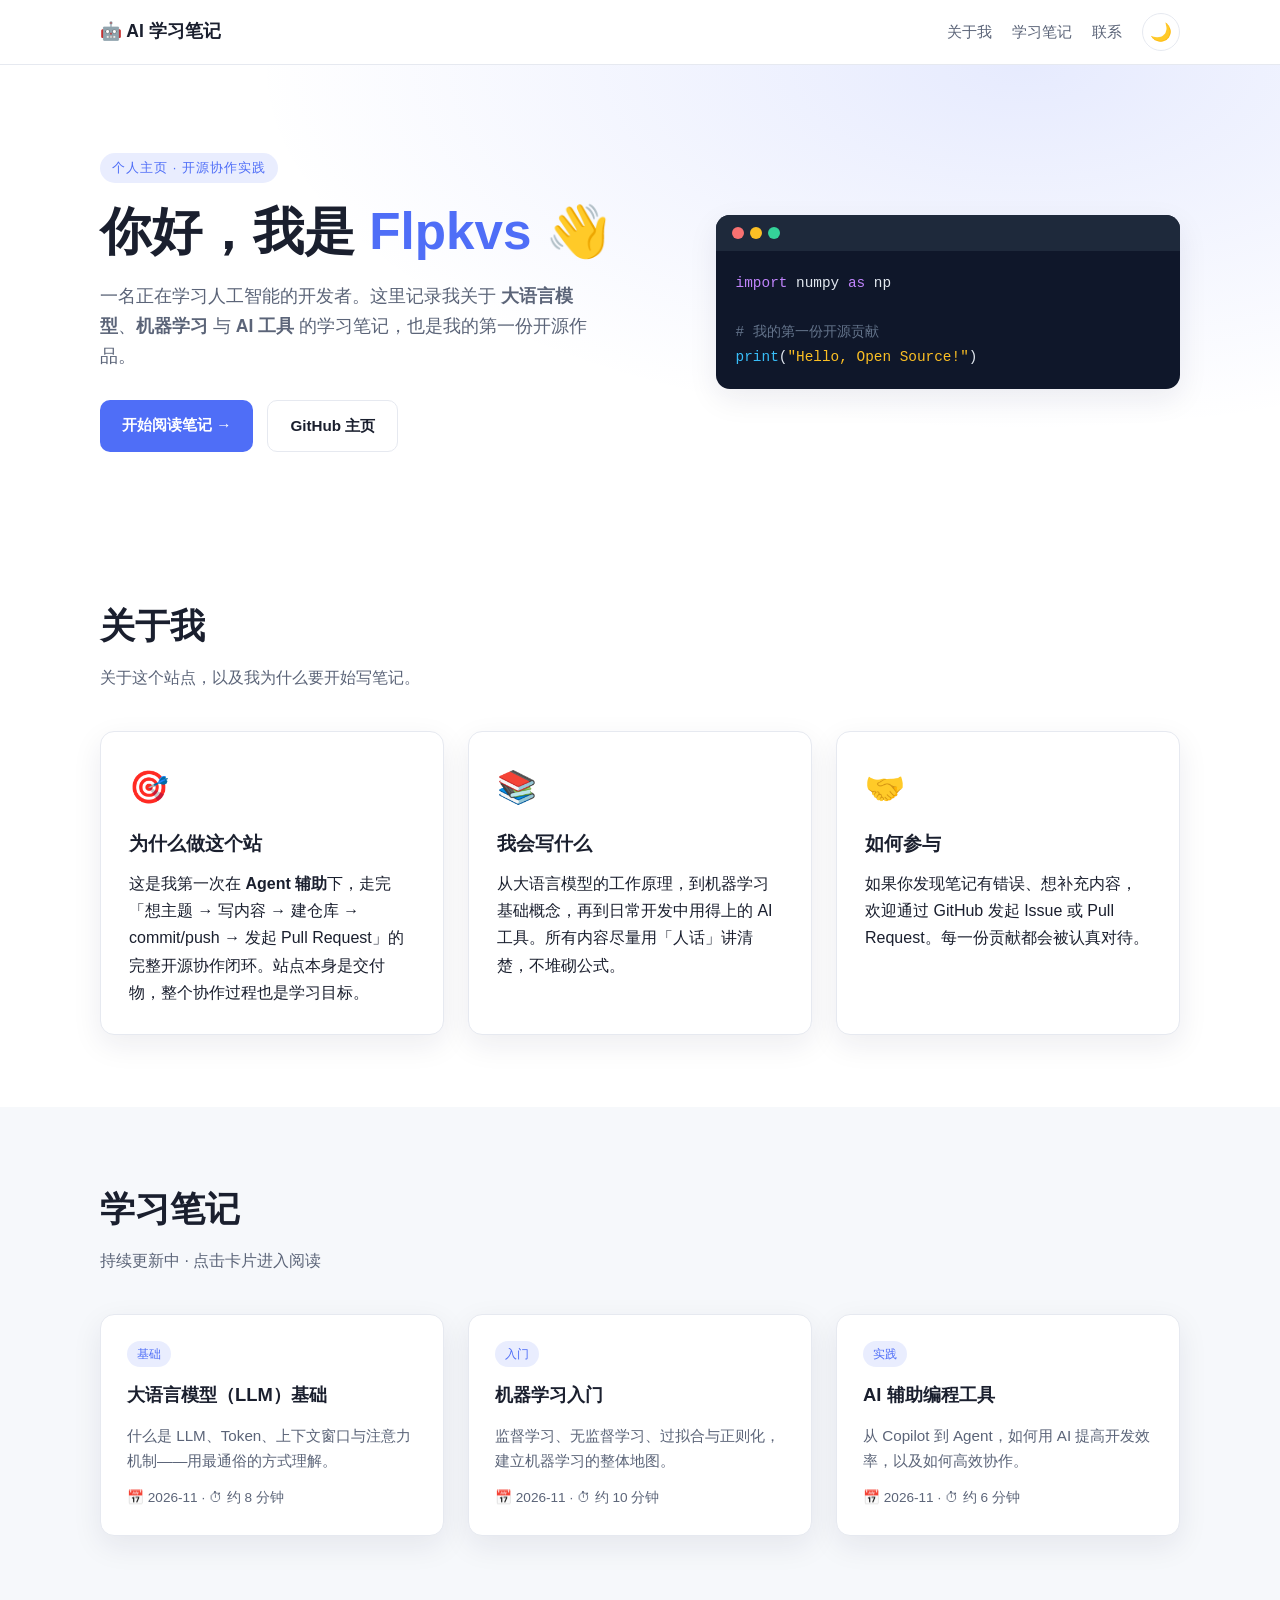
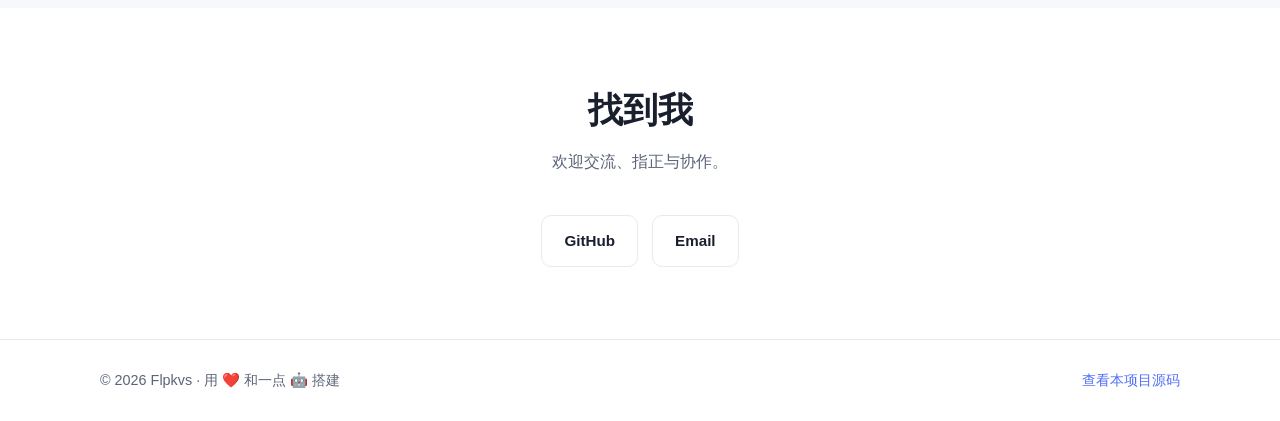
<file: index.html>
<!DOCTYPE html>
<html lang="zh-CN" data-theme="light">
<head>
  <meta charset="UTF-8" />
  <meta name="viewport" content="width=device-width, initial-scale=1.0" />
  <meta name="description" content="Flpkvs 的 AI 学习笔记与个人主页，记录大语言模型、机器学习与 AI 工具的学习心得。" />
  <title>AI 学习笔记 · 个人主页</title>
  <link rel="stylesheet" href="styles.css" />
  <link rel="icon" href="data:image/svg+xml,<svg xmlns='http://www.w3.org/2000/svg' viewBox='0 0 100 100'><text y='.9em' font-size='90'>🤖</text></svg>" />
</head>
<body>
  <header class="site-header">
    <div class="container header-inner">
      <a class="brand" href="#top">🤖 AI 学习笔记</a>
      <nav class="nav">
        <a href="#about">关于我</a>
        <a href="#notes">学习笔记</a>
        <a href="#contact">联系</a>
        <button id="theme-toggle" class="theme-toggle" type="button" aria-label="切换主题">🌙</button>
      </nav>
    </div>
  </header>

  <main id="top">
    <!-- Hero -->
    <section class="hero">
      <div class="container hero-inner">
        <div class="hero-text">
          <p class="hero-eyebrow">个人主页 · 开源协作实践</p>
          <h1>你好，我是 <span class="highlight">Flpkvs</span> 👋</h1>
          <p class="hero-lead">
            一名正在学习人工智能的开发者。这里记录我关于
            <strong>大语言模型</strong>、<strong>机器学习</strong> 与
            <strong>AI 工具</strong> 的学习笔记，也是我的第一份开源作品。
          </p>
          <div class="hero-actions">
            <a class="btn btn-primary" href="#notes">开始阅读笔记 →</a>
            <a class="btn btn-ghost" href="https://github.com/flpkvs" target="_blank" rel="noopener">GitHub 主页</a>
          </div>
        </div>
        <div class="hero-art" aria-hidden="true">
          <div class="card-demo">
            <div class="card-demo-head"><span></span><span></span><span></span></div>
            <pre><code><span class="c-key">import</span> numpy <span class="c-key">as</span> np

<span class="c-comment"># 我的第一份开源贡献</span>
<span class="c-fn">print</span>(<span class="c-str">"Hello, Open Source!"</span>)</code></pre>
          </div>
        </div>
      </div>
    </section>

    <!-- About -->
    <section id="about" class="section">
      <div class="container">
        <h2 class="section-title">关于我</h2>
        <p class="section-sub">关于这个站点，以及我为什么要开始写笔记。</p>
        <div class="about-grid">
          <div class="about-card">
            <span class="about-icon">🎯</span>
            <h3>为什么做这个站</h3>
            <p>
              这是我第一次在 <strong>Agent 辅助</strong>下，走完「想主题 → 写内容 → 建仓库 →
              commit/push → 发起 Pull Request」的完整开源协作闭环。站点本身是交付物，整个协作过程也是学习目标。
            </p>
          </div>
          <div class="about-card">
            <span class="about-icon">📚</span>
            <h3>我会写什么</h3>
            <p>
              从大语言模型的工作原理，到机器学习基础概念，再到日常开发中用得上的
              AI 工具。所有内容尽量用「人话」讲清楚，不堆砌公式。
            </p>
          </div>
          <div class="about-card">
            <span class="about-icon">🤝</span>
            <h3>如何参与</h3>
            <p>
              如果你发现笔记有错误、想补充内容，欢迎通过 GitHub 发起 Issue 或
              Pull Request。每一份贡献都会被认真对待。
            </p>
          </div>
        </div>
      </div>
    </section>

    <!-- Notes -->
    <section id="notes" class="section section-alt">
      <div class="container">
        <h2 class="section-title">学习笔记</h2>
        <p class="section-sub">持续更新中 · 点击卡片进入阅读</p>
        <div class="notes-grid">
          <a class="note-card" href="notes/llm-basics.html">
            <div class="note-badge">基础</div>
            <h3>大语言模型（LLM）基础</h3>
            <p>什么是 LLM、Token、上下文窗口与注意力机制——用最通俗的方式理解。</p>
            <span class="note-meta">📅 2026-11 · ⏱ 约 8 分钟</span>
          </a>
          <a class="note-card" href="notes/machine-learning-intro.html">
            <div class="note-badge">入门</div>
            <h3>机器学习入门</h3>
            <p>监督学习、无监督学习、过拟合与正则化，建立机器学习的整体地图。</p>
            <span class="note-meta">📅 2026-11 · ⏱ 约 10 分钟</span>
          </a>
          <a class="note-card" href="notes/ai-tools.html">
            <div class="note-badge">实践</div>
            <h3>AI 辅助编程工具</h3>
            <p>从 Copilot 到 Agent，如何用 AI 提高开发效率，以及如何高效协作。</p>
            <span class="note-meta">📅 2026-11 · ⏱ 约 6 分钟</span>
          </a>
        </div>
      </div>
    </section>

    <!-- Contact -->
    <section id="contact" class="section">
      <div class="container contact-inner">
        <h2 class="section-title">找到我</h2>
        <p class="section-sub">欢迎交流、指正与协作。</p>
        <div class="contact-links">
          <a class="btn btn-ghost" href="https://github.com/flpkvs" target="_blank" rel="noopener">GitHub</a>
          <a class="btn btn-ghost" href="mailto:3167615052@qq.com">Email</a>
        </div>
      </div>
    </section>
  </main>

  <footer class="site-footer">
    <div class="container footer-inner">
      <p>© 2026 Flpkvs · 用 ❤️ 和一点 🤖 搭建</p>
      <p><a href="https://github.com/flpkvs/ai-learning-notes" target="_blank" rel="noopener">查看本项目源码</a></p>
    </div>
  </footer>

  <script src="script.js"></script>
</body>
</html>
</file>
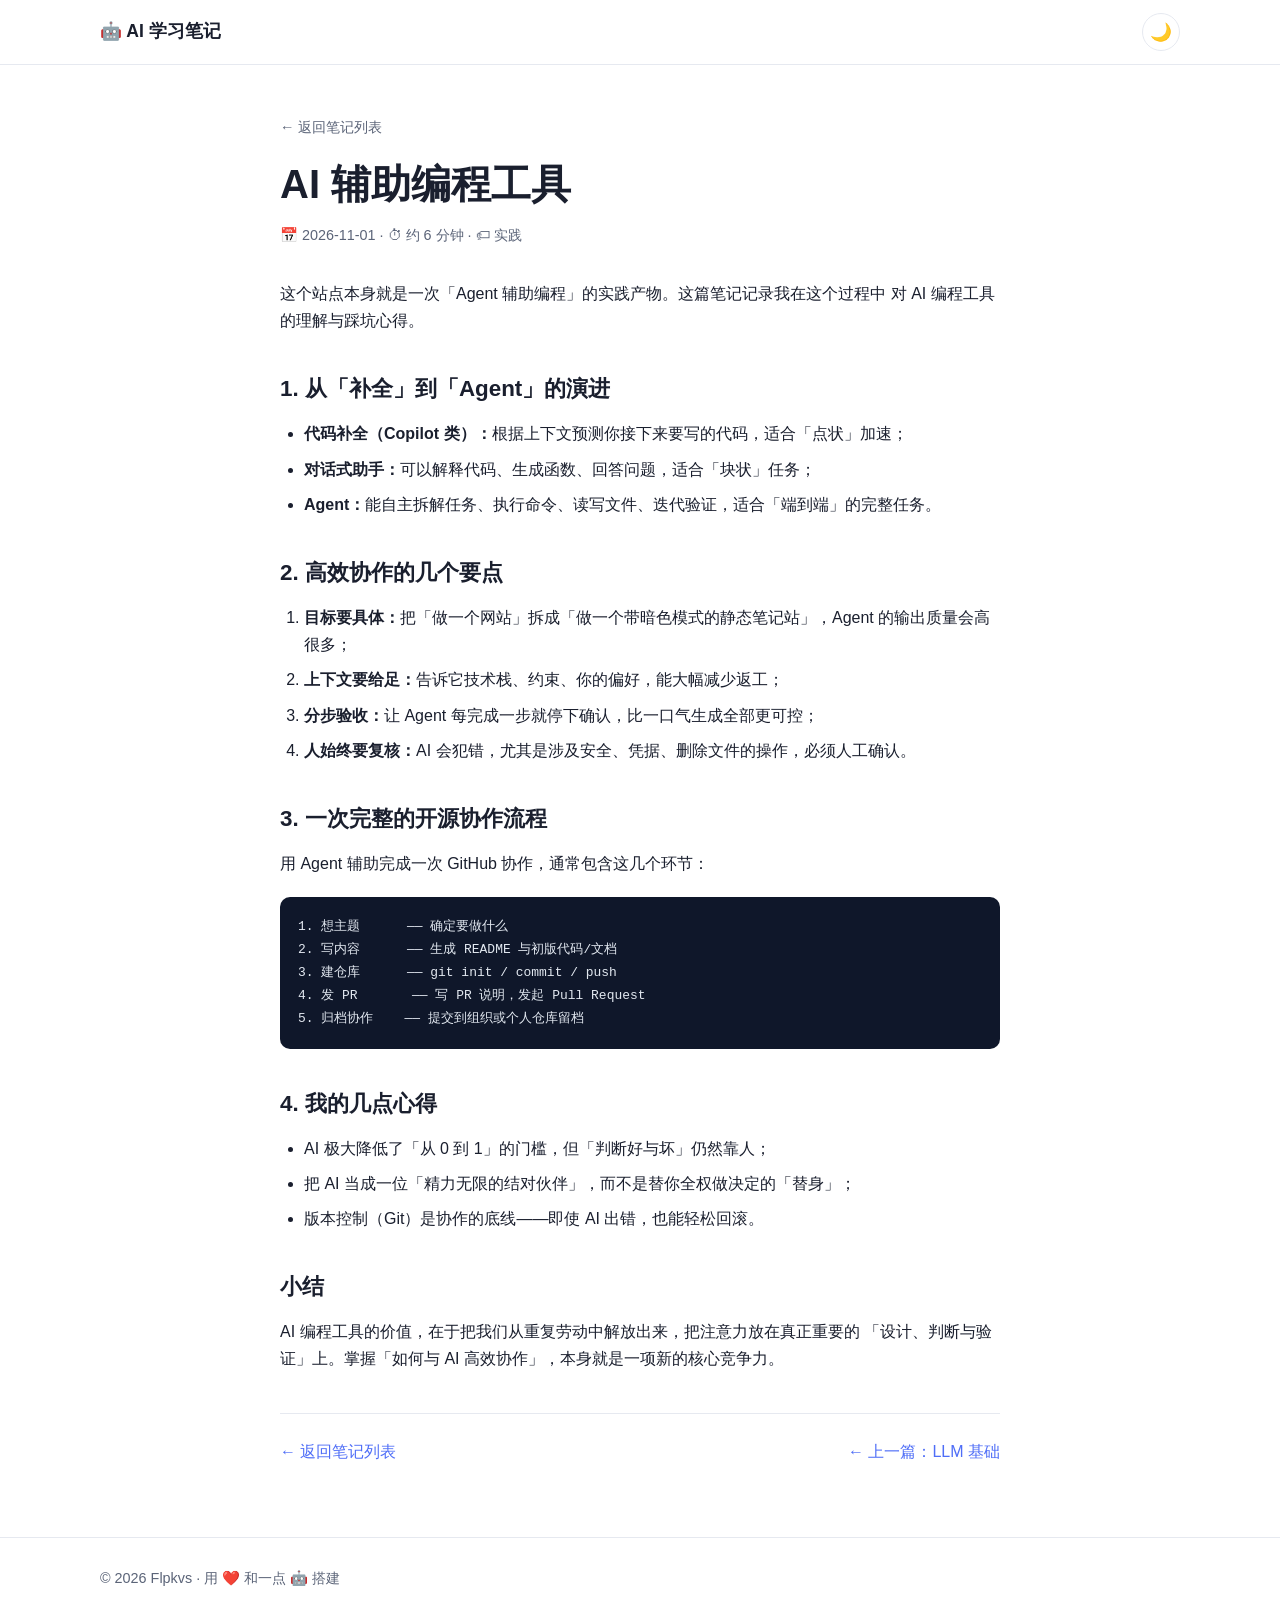
<file: notes/ai-tools.html>
<!DOCTYPE html>
<html lang="zh-CN" data-theme="light">
<head>
  <meta charset="UTF-8" />
  <meta name="viewport" content="width=device-width, initial-scale=1.0" />
  <meta name="description" content="从 Copilot 到 Agent：如何用 AI 辅助编程，以及高效协作的实践要点。" />
  <title>AI 辅助编程工具 · AI 学习笔记</title>
  <link rel="stylesheet" href="../styles.css" />
</head>
<body>
  <header class="site-header">
    <div class="container header-inner">
      <a class="brand" href="../index.html">🤖 AI 学习笔记</a>
      <nav class="nav">
        <button id="theme-toggle" class="theme-toggle" type="button" aria-label="切换主题">🌙</button>
      </nav>
    </div>
  </header>

  <main class="container">
    <article class="article">
      <header class="article-header">
        <a class="article-back" href="../index.html#notes">← 返回笔记列表</a>
        <h1>AI 辅助编程工具</h1>
        <p class="article-meta">📅 2026-11-01 · ⏱ 约 6 分钟 · 🏷 实践</p>
      </header>

      <div class="article-body">
        <p>
          这个站点本身就是一次「Agent 辅助编程」的实践产物。这篇笔记记录我在这个过程中
          对 AI 编程工具的理解与踩坑心得。
        </p>

        <h2>1. 从「补全」到「Agent」的演进</h2>
        <ul>
          <li><strong>代码补全（Copilot 类）：</strong>根据上下文预测你接下来要写的代码，适合「点状」加速；</li>
          <li><strong>对话式助手：</strong>可以解释代码、生成函数、回答问题，适合「块状」任务；</li>
          <li><strong>Agent：</strong>能自主拆解任务、执行命令、读写文件、迭代验证，适合「端到端」的完整任务。</li>
        </ul>

        <h2>2. 高效协作的几个要点</h2>
        <ol>
          <li><strong>目标要具体：</strong>把「做一个网站」拆成「做一个带暗色模式的静态笔记站」，Agent 的输出质量会高很多；</li>
          <li><strong>上下文要给足：</strong>告诉它技术栈、约束、你的偏好，能大幅减少返工；</li>
          <li><strong>分步验收：</strong>让 Agent 每完成一步就停下确认，比一口气生成全部更可控；</li>
          <li><strong>人始终要复核：</strong>AI 会犯错，尤其是涉及安全、凭据、删除文件的操作，必须人工确认。</li>
        </ol>

        <h2>3. 一次完整的开源协作流程</h2>
        <p>用 Agent 辅助完成一次 GitHub 协作，通常包含这几个环节：</p>
        <pre><code>1. 想主题      —— 确定要做什么
2. 写内容      —— 生成 README 与初版代码/文档
3. 建仓库      —— git init / commit / push
4. 发 PR       —— 写 PR 说明，发起 Pull Request
5. 归档协作    —— 提交到组织或个人仓库留档</code></pre>

        <h2>4. 我的几点心得</h2>
        <ul>
          <li>AI 极大降低了「从 0 到 1」的门槛，但「判断好与坏」仍然靠人；</li>
          <li>把 AI 当成一位「精力无限的结对伙伴」，而不是替你全权做决定的「替身」；</li>
          <li>版本控制（Git）是协作的底线——即使 AI 出错，也能轻松回滚。</li>
        </ul>

        <h2>小结</h2>
        <p>
          AI 编程工具的价值，在于把我们从重复劳动中解放出来，把注意力放在真正重要的
          「设计、判断与验证」上。掌握「如何与 AI 高效协作」，本身就是一项新的核心竞争力。
        </p>
      </div>

      <footer class="article-footer">
        <a href="../index.html#notes">← 返回笔记列表</a>
        <a href="llm-basics.html">← 上一篇：LLM 基础</a>
      </footer>
    </article>
  </main>

  <footer class="site-footer">
    <div class="container footer-inner">
      <p>© 2026 Flpkvs · 用 ❤️ 和一点 🤖 搭建</p>
    </div>
  </footer>

  <script src="../script.js"></script>
</body>
</html>
</file>
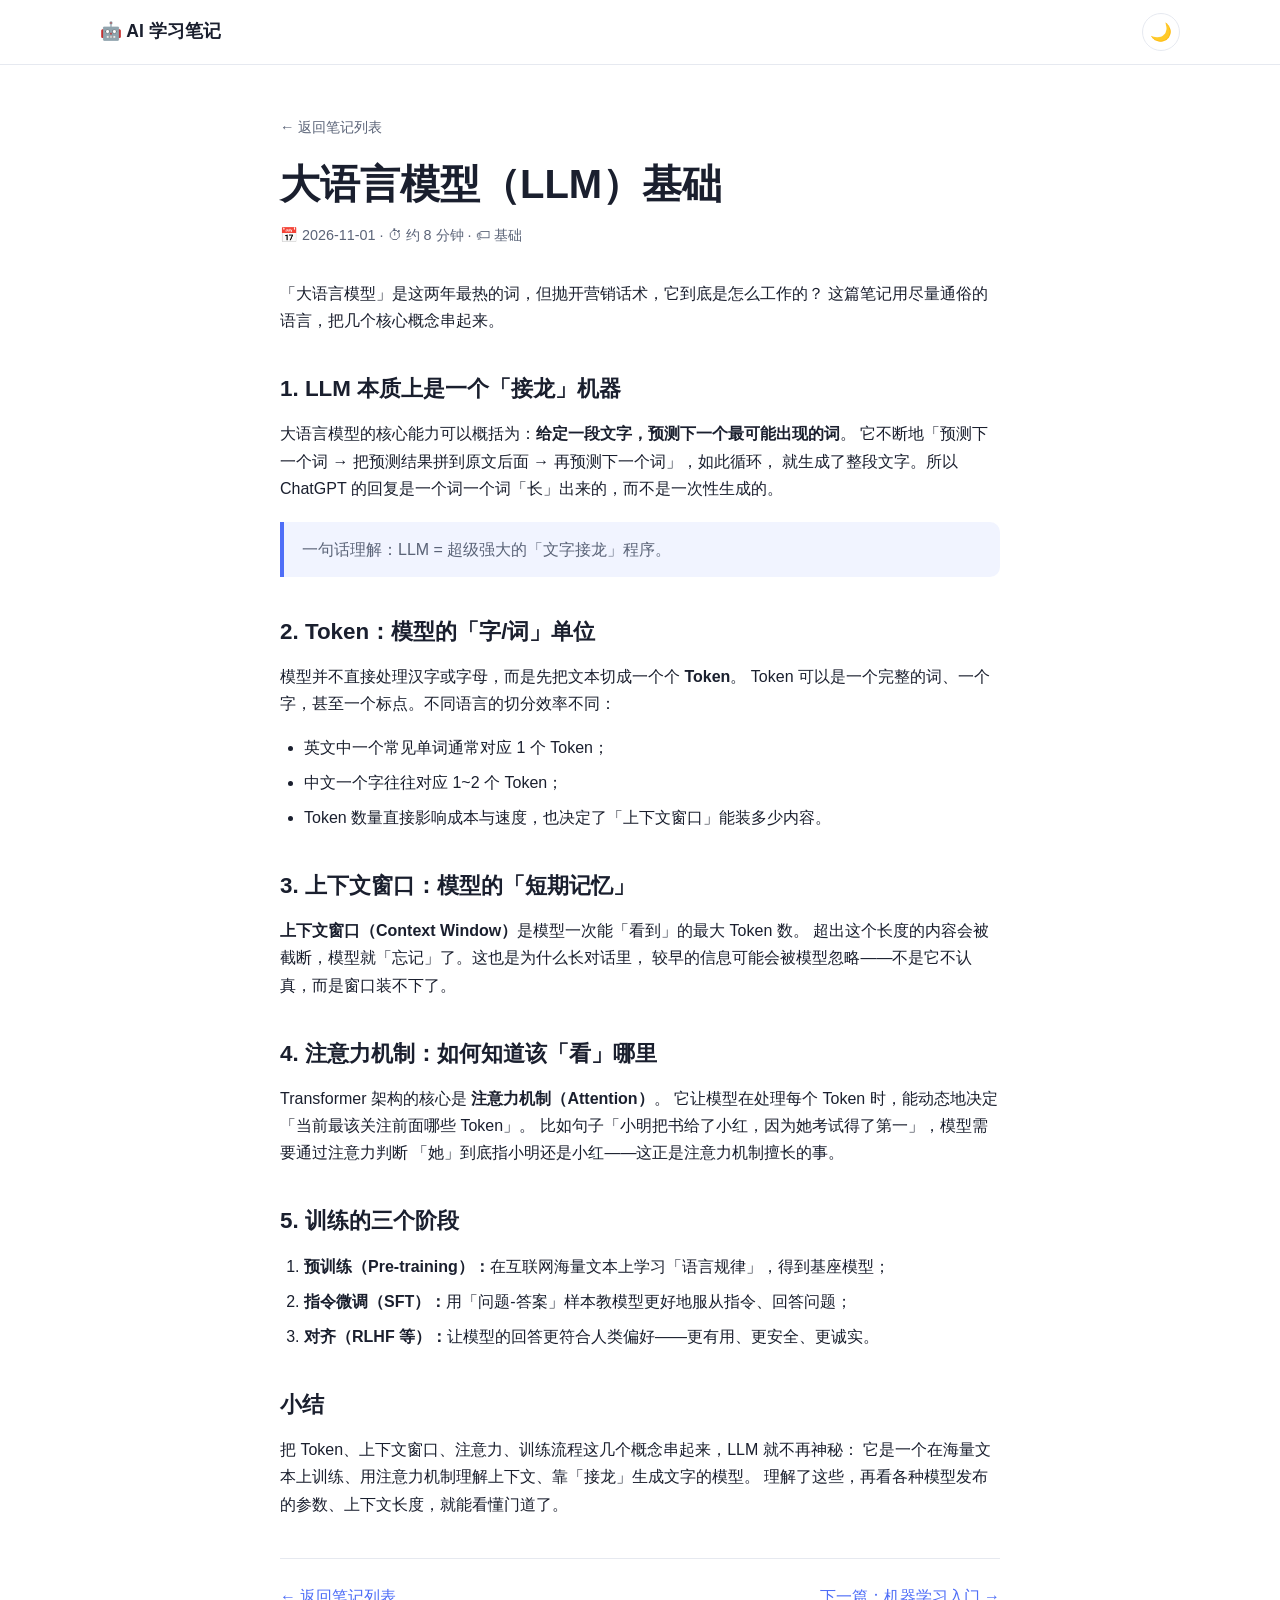
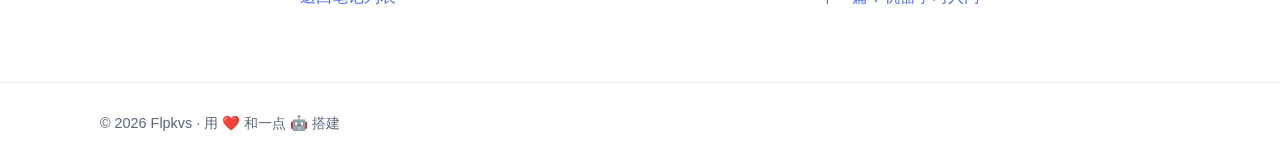
<file: notes/llm-basics.html>
<!DOCTYPE html>
<html lang="zh-CN" data-theme="light">
<head>
  <meta charset="UTF-8" />
  <meta name="viewport" content="width=device-width, initial-scale=1.0" />
  <meta name="description" content="用通俗的语言理解大语言模型：Token、上下文窗口、注意力机制与训练流程。" />
  <title>大语言模型（LLM）基础 · AI 学习笔记</title>
  <link rel="stylesheet" href="../styles.css" />
</head>
<body>
  <header class="site-header">
    <div class="container header-inner">
      <a class="brand" href="../index.html">🤖 AI 学习笔记</a>
      <nav class="nav">
        <button id="theme-toggle" class="theme-toggle" type="button" aria-label="切换主题">🌙</button>
      </nav>
    </div>
  </header>

  <main class="container">
    <article class="article">
      <header class="article-header">
        <a class="article-back" href="../index.html#notes">← 返回笔记列表</a>
        <h1>大语言模型（LLM）基础</h1>
        <p class="article-meta">📅 2026-11-01 · ⏱ 约 8 分钟 · 🏷 基础</p>
      </header>

      <div class="article-body">
        <p>
          「大语言模型」是这两年最热的词，但抛开营销话术，它到底是怎么工作的？
          这篇笔记用尽量通俗的语言，把几个核心概念串起来。
        </p>

        <h2>1. LLM 本质上是一个「接龙」机器</h2>
        <p>
          大语言模型的核心能力可以概括为：<strong>给定一段文字，预测下一个最可能出现的词</strong>。
          它不断地「预测下一个词 → 把预测结果拼到原文后面 → 再预测下一个词」，如此循环，
          就生成了整段文字。所以 ChatGPT 的回复是一个词一个词「长」出来的，而不是一次性生成的。
        </p>
        <blockquote>一句话理解：LLM = 超级强大的「文字接龙」程序。</blockquote>

        <h2>2. Token：模型的「字/词」单位</h2>
        <p>
          模型并不直接处理汉字或字母，而是先把文本切成一个个 <strong>Token</strong>。
          Token 可以是一个完整的词、一个字，甚至一个标点。不同语言的切分效率不同：
        </p>
        <ul>
          <li>英文中一个常见单词通常对应 1 个 Token；</li>
          <li>中文一个字往往对应 1~2 个 Token；</li>
          <li>Token 数量直接影响成本与速度，也决定了「上下文窗口」能装多少内容。</li>
        </ul>

        <h2>3. 上下文窗口：模型的「短期记忆」</h2>
        <p>
          <strong>上下文窗口（Context Window）</strong>是模型一次能「看到」的最大 Token 数。
          超出这个长度的内容会被截断，模型就「忘记」了。这也是为什么长对话里，
          较早的信息可能会被模型忽略——不是它不认真，而是窗口装不下了。
        </p>

        <h2>4. 注意力机制：如何知道该「看」哪里</h2>
        <p>
          Transformer 架构的核心是 <strong>注意力机制（Attention）</strong>。
          它让模型在处理每个 Token 时，能动态地决定「当前最该关注前面哪些 Token」。
          比如句子「小明把书给了小红，因为她考试得了第一」，模型需要通过注意力判断
          「她」到底指小明还是小红——这正是注意力机制擅长的事。
        </p>

        <h2>5. 训练的三个阶段</h2>
        <ol>
          <li><strong>预训练（Pre-training）：</strong>在互联网海量文本上学习「语言规律」，得到基座模型；</li>
          <li><strong>指令微调（SFT）：</strong>用「问题-答案」样本教模型更好地服从指令、回答问题；</li>
          <li><strong>对齐（RLHF 等）：</strong>让模型的回答更符合人类偏好——更有用、更安全、更诚实。</li>
        </ol>

        <h2>小结</h2>
        <p>
          把 Token、上下文窗口、注意力、训练流程这几个概念串起来，LLM 就不再神秘：
          它是一个在海量文本上训练、用注意力机制理解上下文、靠「接龙」生成文字的模型。
          理解了这些，再看各种模型发布的参数、上下文长度，就能看懂门道了。
        </p>
      </div>

      <footer class="article-footer">
        <a href="../index.html#notes">← 返回笔记列表</a>
        <a href="machine-learning-intro.html">下一篇：机器学习入门 →</a>
      </footer>
    </article>
  </main>

  <footer class="site-footer">
    <div class="container footer-inner">
      <p>© 2026 Flpkvs · 用 ❤️ 和一点 🤖 搭建</p>
    </div>
  </footer>

  <script src="../script.js"></script>
</body>
</html>
</file>
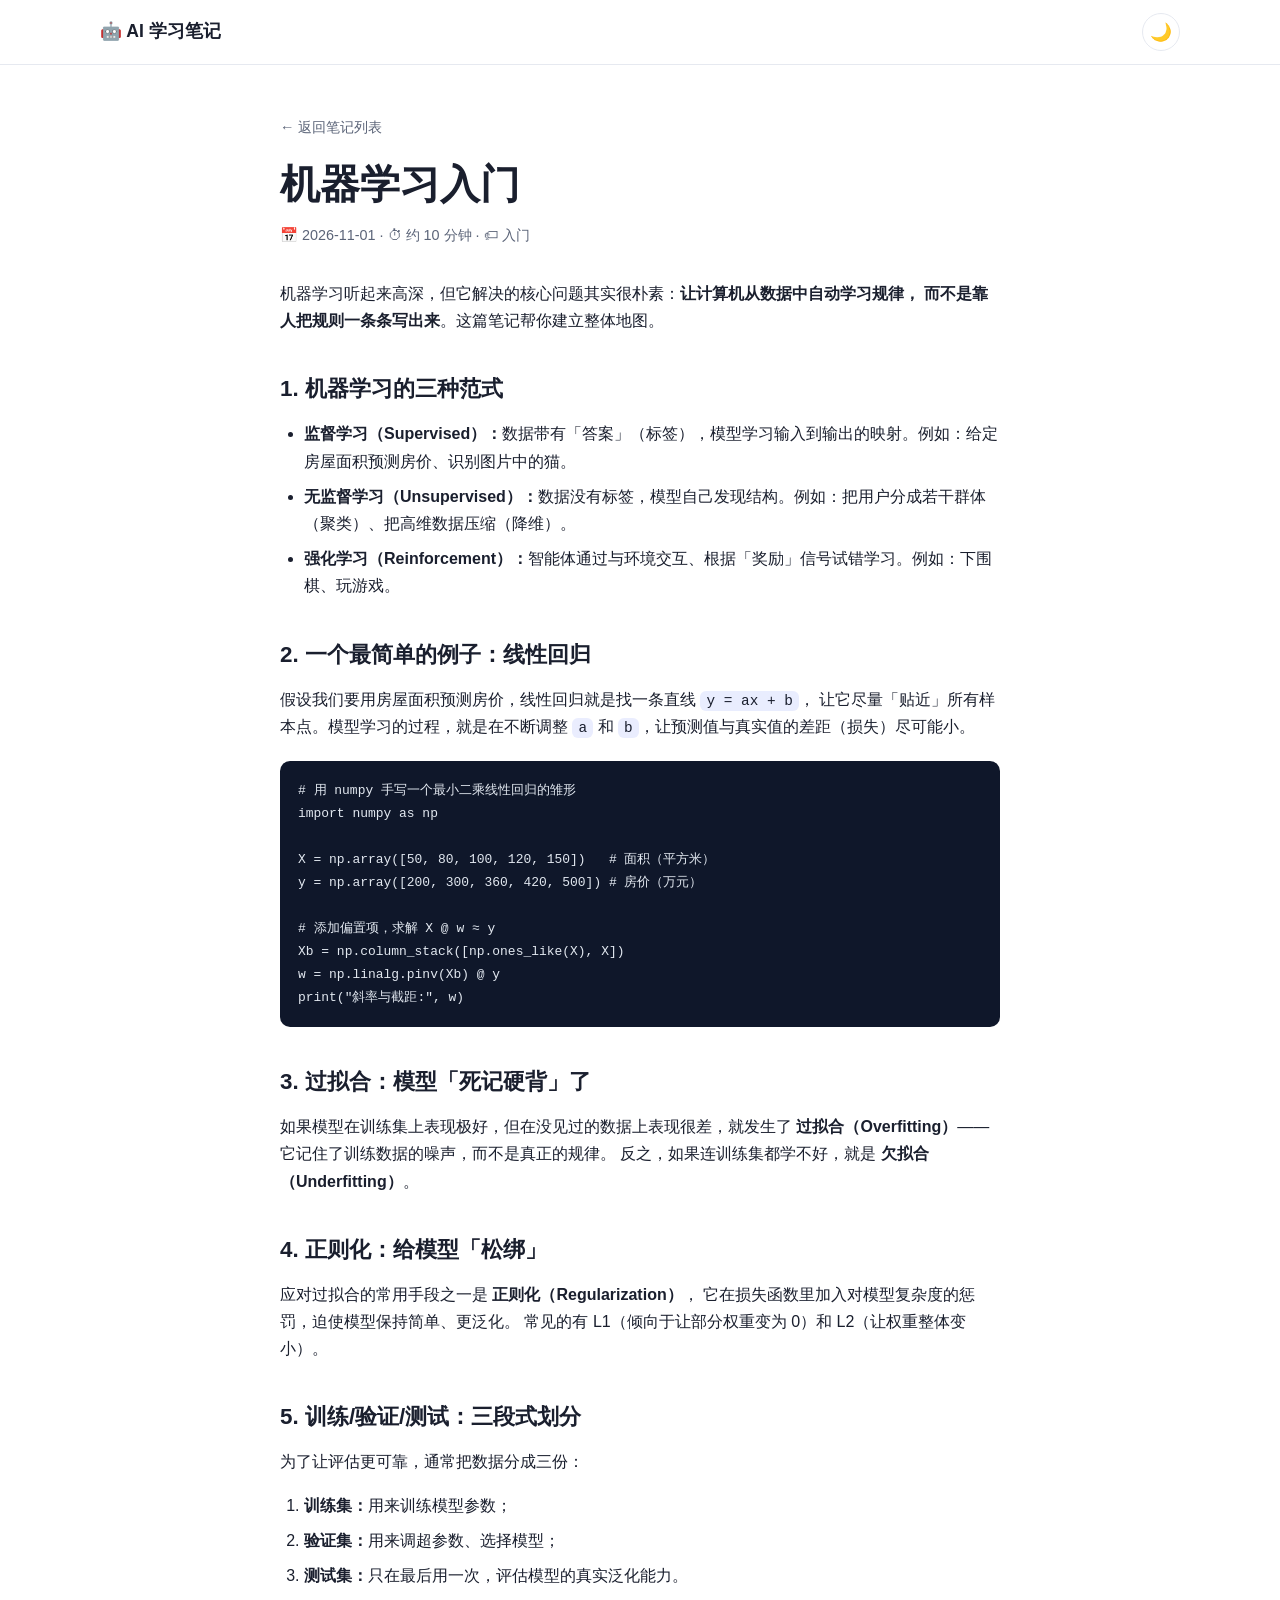
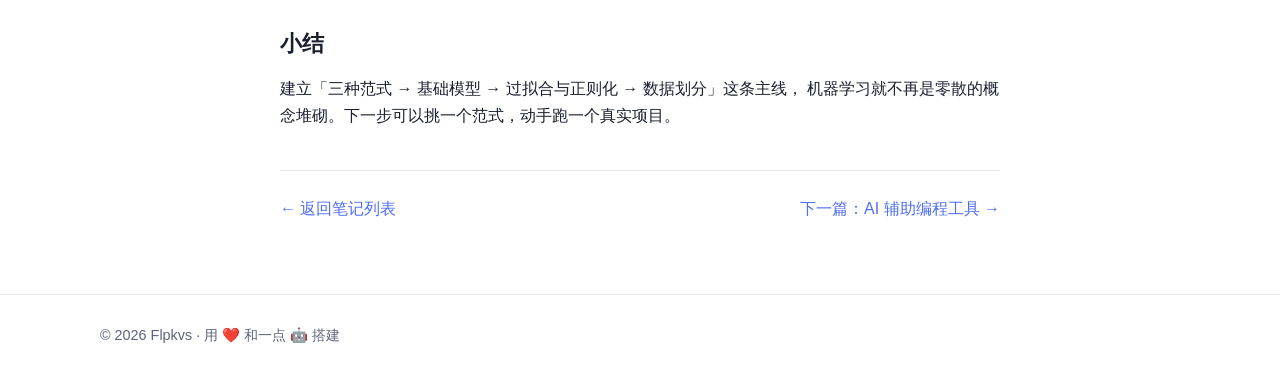
<file: notes/machine-learning-intro.html>
<!DOCTYPE html>
<html lang="zh-CN" data-theme="light">
<head>
  <meta charset="UTF-8" />
  <meta name="viewport" content="width=device-width, initial-scale=1.0" />
  <meta name="description" content="机器学习入门：监督学习、无监督学习、过拟合与正则化，建立整体知识地图。" />
  <title>机器学习入门 · AI 学习笔记</title>
  <link rel="stylesheet" href="../styles.css" />
</head>
<body>
  <header class="site-header">
    <div class="container header-inner">
      <a class="brand" href="../index.html">🤖 AI 学习笔记</a>
      <nav class="nav">
        <button id="theme-toggle" class="theme-toggle" type="button" aria-label="切换主题">🌙</button>
      </nav>
    </div>
  </header>

  <main class="container">
    <article class="article">
      <header class="article-header">
        <a class="article-back" href="../index.html#notes">← 返回笔记列表</a>
        <h1>机器学习入门</h1>
        <p class="article-meta">📅 2026-11-01 · ⏱ 约 10 分钟 · 🏷 入门</p>
      </header>

      <div class="article-body">
        <p>
          机器学习听起来高深，但它解决的核心问题其实很朴素：<strong>让计算机从数据中自动学习规律，
          而不是靠人把规则一条条写出来</strong>。这篇笔记帮你建立整体地图。
        </p>

        <h2>1. 机器学习的三种范式</h2>
        <ul>
          <li><strong>监督学习（Supervised）：</strong>数据带有「答案」（标签），模型学习输入到输出的映射。例如：给定房屋面积预测房价、识别图片中的猫。</li>
          <li><strong>无监督学习（Unsupervised）：</strong>数据没有标签，模型自己发现结构。例如：把用户分成若干群体（聚类）、把高维数据压缩（降维）。</li>
          <li><strong>强化学习（Reinforcement）：</strong>智能体通过与环境交互、根据「奖励」信号试错学习。例如：下围棋、玩游戏。</li>
        </ul>

        <h2>2. 一个最简单的例子：线性回归</h2>
        <p>
          假设我们要用房屋面积预测房价，线性回归就是找一条直线 <code>y = ax + b</code>，
          让它尽量「贴近」所有样本点。模型学习的过程，就是在不断调整 <code>a</code> 和
          <code>b</code>，让预测值与真实值的差距（损失）尽可能小。
        </p>
        <pre><code># 用 numpy 手写一个最小二乘线性回归的雏形
import numpy as np

X = np.array([50, 80, 100, 120, 150])   # 面积（平方米）
y = np.array([200, 300, 360, 420, 500]) # 房价（万元）

# 添加偏置项，求解 X @ w ≈ y
Xb = np.column_stack([np.ones_like(X), X])
w = np.linalg.pinv(Xb) @ y
print("斜率与截距:", w)</code></pre>

        <h2>3. 过拟合：模型「死记硬背」了</h2>
        <p>
          如果模型在训练集上表现极好，但在没见过的数据上表现很差，就发生了
          <strong>过拟合（Overfitting）</strong>——它记住了训练数据的噪声，而不是真正的规律。
          反之，如果连训练集都学不好，就是 <strong>欠拟合（Underfitting）</strong>。
        </p>

        <h2>4. 正则化：给模型「松绑」</h2>
        <p>
          应对过拟合的常用手段之一是 <strong>正则化（Regularization）</strong>，
          它在损失函数里加入对模型复杂度的惩罚，迫使模型保持简单、更泛化。
          常见的有 L1（倾向于让部分权重变为 0）和 L2（让权重整体变小）。
        </p>

        <h2>5. 训练/验证/测试：三段式划分</h2>
        <p>
          为了让评估更可靠，通常把数据分成三份：
        </p>
        <ol>
          <li><strong>训练集：</strong>用来训练模型参数；</li>
          <li><strong>验证集：</strong>用来调超参数、选择模型；</li>
          <li><strong>测试集：</strong>只在最后用一次，评估模型的真实泛化能力。</li>
        </ol>

        <h2>小结</h2>
        <p>
          建立「三种范式 → 基础模型 → 过拟合与正则化 → 数据划分」这条主线，
          机器学习就不再是零散的概念堆砌。下一步可以挑一个范式，动手跑一个真实项目。
        </p>
      </div>

      <footer class="article-footer">
        <a href="../index.html#notes">← 返回笔记列表</a>
        <a href="ai-tools.html">下一篇：AI 辅助编程工具 →</a>
      </footer>
    </article>
  </main>

  <footer class="site-footer">
    <div class="container footer-inner">
      <p>© 2026 Flpkvs · 用 ❤️ 和一点 🤖 搭建</p>
    </div>
  </footer>

  <script src="../script.js"></script>
</body>
</html>
</file>
<file: styles.css>
/* ===== 主题变量 ===== */
:root {
  --bg: #ffffff;
  --bg-alt: #f6f8fb;
  --bg-card: #ffffff;
  --text: #1a1f2e;
  --text-muted: #5b6478;
  --border: #e6e9f0;
  --primary: #4f6ef7;
  --primary-hover: #3d5be0;
  --accent: #f59e0b;
  --code-bg: #0f172a;
  --shadow: 0 10px 30px rgba(20, 30, 60, 0.08);
  --radius: 14px;
}

[data-theme="dark"] {
  --bg: #0d1117;
  --bg-alt: #111827;
  --bg-card: #161d2b;
  --text: #e6e9f0;
  --text-muted: #9aa3b5;
  --border: #232b3b;
  --primary: #7c93ff;
  --primary-hover: #94a7ff;
  --shadow: 0 10px 30px rgba(0, 0, 0, 0.4);
}

/* ===== 基础 ===== */
* { box-sizing: border-box; margin: 0; padding: 0; }

html { scroll-behavior: smooth; }

body {
  font-family: -apple-system, BlinkMacSystemFont, "Segoe UI", "PingFang SC",
    "Hiragino Sans GB", "Microsoft YaHei", sans-serif;
  background: var(--bg);
  color: var(--text);
  line-height: 1.7;
  transition: background 0.3s ease, color 0.3s ease;
  -webkit-font-smoothing: antialiased;
}

.container { width: min(1080px, 92%); margin: 0 auto; }

a { color: var(--primary); text-decoration: none; }

/* ===== 头部 ===== */
.site-header {
  position: sticky;
  top: 0;
  z-index: 50;
  background: color-mix(in srgb, var(--bg) 88%, transparent);
  backdrop-filter: blur(10px);
  border-bottom: 1px solid var(--border);
}

.header-inner {
  display: flex;
  align-items: center;
  justify-content: space-between;
  height: 64px;
}

.brand { font-size: 1.1rem; font-weight: 700; color: var(--text); }

.nav { display: flex; align-items: center; gap: 20px; }
.nav a { color: var(--text-muted); font-size: 0.95rem; }
.nav a:hover { color: var(--primary); }

.theme-toggle {
  border: 1px solid var(--border);
  background: var(--bg-card);
  color: var(--text);
  width: 38px; height: 38px;
  border-radius: 50%;
  cursor: pointer;
  font-size: 1.1rem;
  transition: transform 0.2s ease;
}
.theme-toggle:hover { transform: scale(1.08); }

/* ===== Hero ===== */
.hero {
  padding: 88px 0 72px;
  background:
    radial-gradient(60% 80% at 80% 0%, color-mix(in srgb, var(--primary) 14%, transparent), transparent),
    var(--bg);
}

.hero-inner {
  display: grid;
  grid-template-columns: 1.1fr 0.9fr;
  gap: 48px;
  align-items: center;
}

.hero-eyebrow {
  display: inline-block;
  font-size: 0.8rem;
  letter-spacing: 0.08em;
  text-transform: uppercase;
  color: var(--primary);
  background: color-mix(in srgb, var(--primary) 12%, transparent);
  padding: 4px 12px;
  border-radius: 999px;
  margin-bottom: 18px;
}

.hero h1 { font-size: clamp(2rem, 5vw, 3.2rem); line-height: 1.2; margin-bottom: 20px; }
.highlight { color: var(--primary); }
.hero-lead { font-size: 1.1rem; color: var(--text-muted); max-width: 52ch; margin-bottom: 28px; }

.hero-actions { display: flex; gap: 14px; flex-wrap: wrap; }

.btn {
  display: inline-block;
  padding: 12px 22px;
  border-radius: 10px;
  font-weight: 600;
  font-size: 0.95rem;
  transition: all 0.2s ease;
}
.btn-primary { background: var(--primary); color: #fff; }
.btn-primary:hover { background: var(--primary-hover); transform: translateY(-2px); }
.btn-ghost { border: 1px solid var(--border); color: var(--text); }
.btn-ghost:hover { border-color: var(--primary); color: var(--primary); }

/* Hero 代码卡片 */
.card-demo {
  background: var(--code-bg);
  border-radius: var(--radius);
  box-shadow: var(--shadow);
  overflow: hidden;
}
.card-demo-head {
  display: flex; gap: 6px;
  padding: 12px 16px;
  background: #1e293b;
}
.card-demo-head span {
  width: 12px; height: 12px; border-radius: 50%;
  background: #f87171;
}
.card-demo-head span:nth-child(2) { background: #fbbf24; }
.card-demo-head span:nth-child(3) { background: #34d399; }

.card-demo pre {
  padding: 20px;
  color: #e2e8f0;
  font-family: "SF Mono", "JetBrains Mono", Menlo, Consolas, monospace;
  font-size: 0.9rem;
  line-height: 1.7;
  overflow-x: auto;
}
.c-key { color: #c084fc; }
.c-comment { color: #64748b; }
.c-fn { color: #38bdf8; }
.c-str { color: #fbbf24; }

/* ===== 通用 section ===== */
.section { padding: 72px 0; }
.section-alt { background: var(--bg-alt); }

.section-title { font-size: clamp(1.6rem, 3vw, 2.2rem); margin-bottom: 8px; }
.section-sub { color: var(--text-muted); margin-bottom: 40px; }

/* ===== About ===== */
.about-grid {
  display: grid;
  grid-template-columns: repeat(3, 1fr);
  gap: 24px;
}
.about-card {
  background: var(--bg-card);
  border: 1px solid var(--border);
  border-radius: var(--radius);
  padding: 28px;
  box-shadow: var(--shadow);
}
.about-icon { font-size: 2rem; display: block; margin-bottom: 14px; }
.about-card h3 { margin-bottom: 10px; }

/* ===== Notes ===== */
.notes-grid {
  display: grid;
  grid-template-columns: repeat(3, 1fr);
  gap: 24px;
}
.note-card {
  display: flex;
  flex-direction: column;
  gap: 12px;
  background: var(--bg-card);
  border: 1px solid var(--border);
  border-radius: var(--radius);
  padding: 26px;
  box-shadow: var(--shadow);
  color: var(--text);
  transition: transform 0.2s ease, border-color 0.2s ease;
}
.note-card:hover { transform: translateY(-4px); border-color: var(--primary); }
.note-card h3 { font-size: 1.15rem; }
.note-card p { color: var(--text-muted); font-size: 0.95rem; }
.note-badge {
  align-self: flex-start;
  font-size: 0.75rem;
  padding: 3px 10px;
  border-radius: 999px;
  background: color-mix(in srgb, var(--primary) 12%, transparent);
  color: var(--primary);
}
.note-meta { font-size: 0.85rem; color: var(--text-muted); margin-top: auto; }

/* ===== Contact ===== */
.contact-inner { text-align: center; }
.contact-links { display: flex; gap: 14px; justify-content: center; }

/* ===== 页脚 ===== */
.site-footer {
  border-top: 1px solid var(--border);
  padding: 28px 0;
  color: var(--text-muted);
  font-size: 0.9rem;
}
.footer-inner {
  display: flex;
  justify-content: space-between;
  flex-wrap: wrap;
  gap: 8px;
}

/* ===== 笔记正文页 ===== */
.article { max-width: 720px; margin: 0 auto; padding: 48px 0 72px; }
.article-header { margin-bottom: 32px; }
.article-back {
  display: inline-block;
  font-size: 0.9rem;
  color: var(--text-muted);
  margin-bottom: 20px;
}
.article-back:hover { color: var(--primary); }
.article h1 { font-size: clamp(1.8rem, 4vw, 2.5rem); line-height: 1.25; margin-bottom: 14px; }
.article-meta { color: var(--text-muted); font-size: 0.9rem; }
.article-body h2 { margin: 36px 0 12px; font-size: 1.4rem; }
.article-body h3 { margin: 24px 0 8px; font-size: 1.15rem; }
.article-body p { margin-bottom: 16px; }
.article-body ul, .article-body ol { margin: 0 0 16px 24px; }
.article-body li { margin-bottom: 8px; }
.article-body blockquote {
  border-left: 4px solid var(--primary);
  background: color-mix(in srgb, var(--primary) 8%, transparent);
  padding: 14px 18px;
  border-radius: 0 10px 10px 0;
  margin: 20px 0;
  color: var(--text-muted);
}
.article-body code {
  font-family: "SF Mono", Menlo, Consolas, monospace;
  font-size: 0.9em;
  background: color-mix(in srgb, var(--primary) 12%, transparent);
  padding: 2px 6px;
  border-radius: 6px;
}
.article-body pre {
  background: var(--code-bg);
  color: #e2e8f0;
  padding: 18px;
  border-radius: 10px;
  overflow-x: auto;
  margin: 20px 0;
  font-size: 0.9rem;
  line-height: 1.6;
}
.article-body pre code { background: none; padding: 0; color: inherit; }

.article-footer {
  margin-top: 40px;
  padding-top: 24px;
  border-top: 1px solid var(--border);
  display: flex;
  justify-content: space-between;
  flex-wrap: wrap;
  gap: 12px;
}

/* ===== 响应式 ===== */
@media (max-width: 820px) {
  .hero-inner, .about-grid, .notes-grid {
    grid-template-columns: 1fr;
  }
  .hero { padding: 56px 0 48px; }
  .nav a { display: none; }
  .footer-inner { flex-direction: column; }
}
</file>
